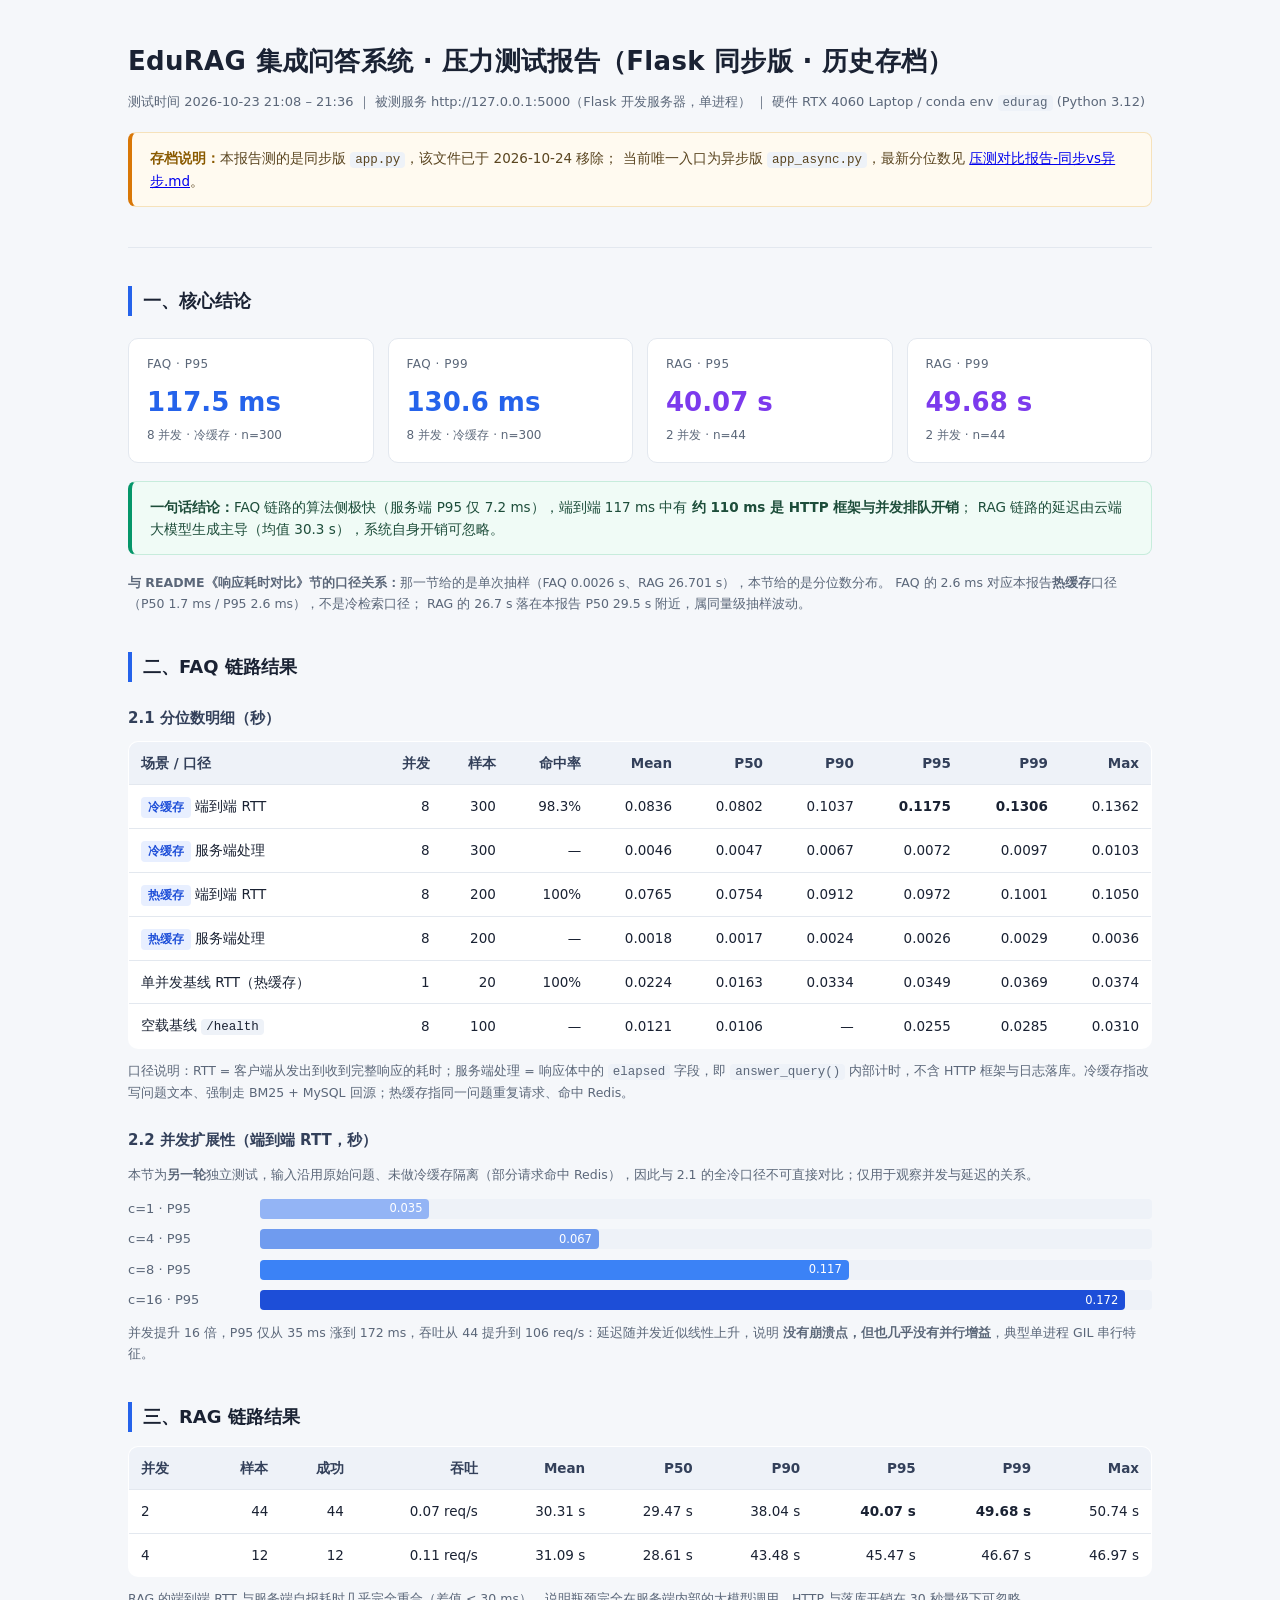
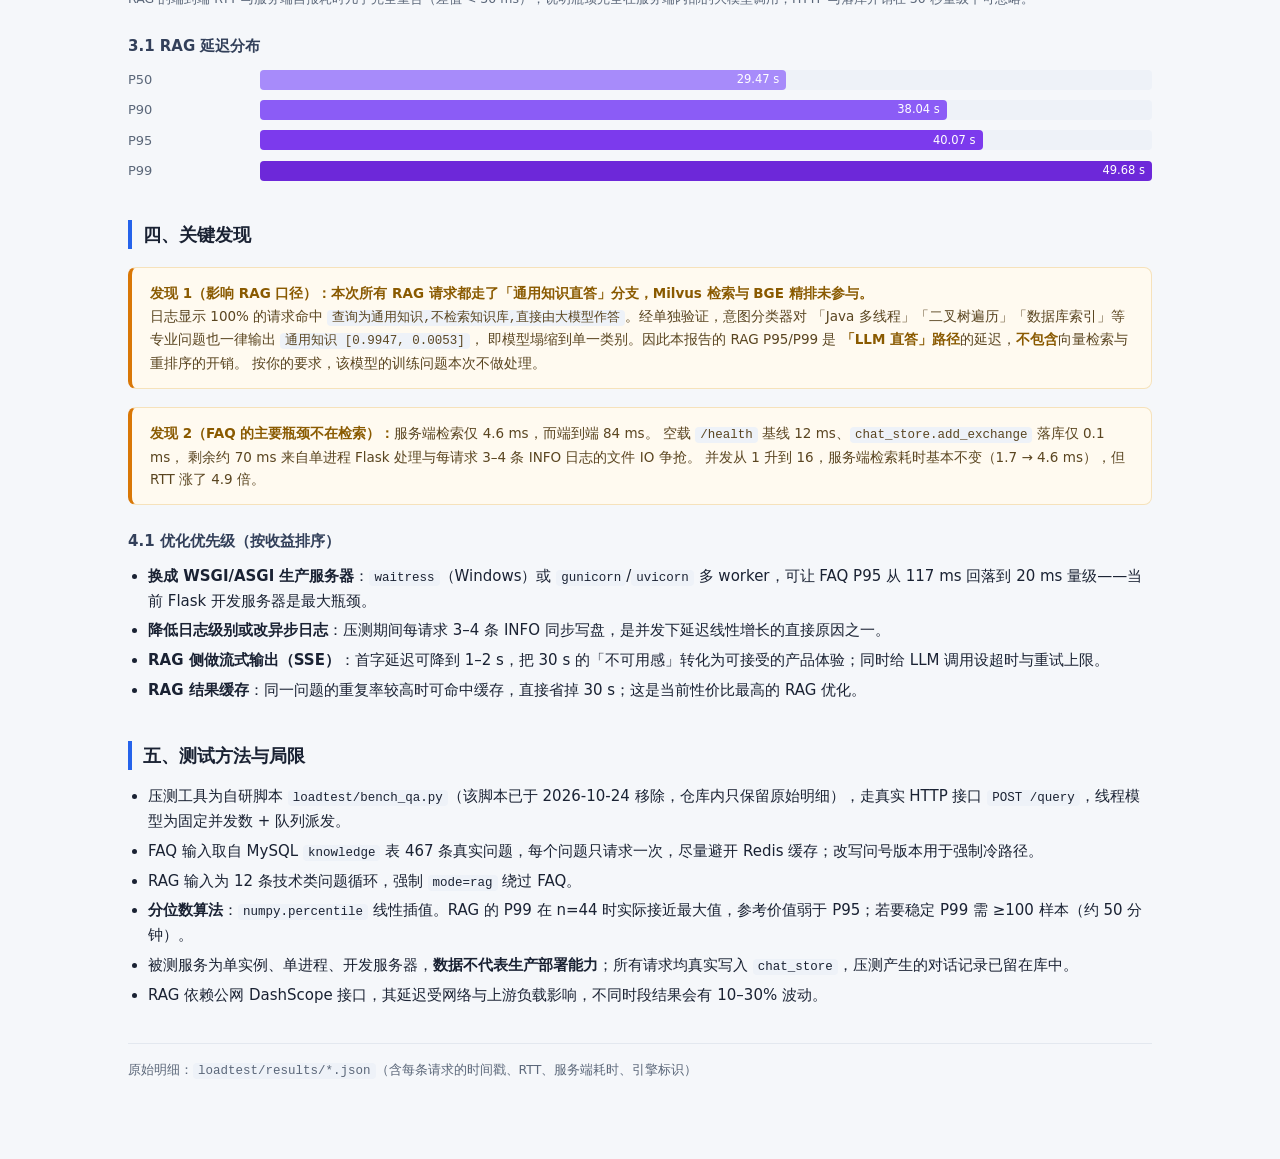
<file: readme/压测报告.html>
<!DOCTYPE html>
<html lang="zh-CN">
<head>
<meta charset="UTF-8">
<title>EduRAG 集成问答系统 · 压测报告</title>
<style>
  :root{
    --bg:#f5f7fa; --card:#ffffff; --ink:#1a2233; --sub:#5b6779; --line:#e3e8ef;
    --faq:#2563eb; --rag:#7c3aed; --warn:#d97706; --ok:#059669;
  }
  *{box-sizing:border-box}
  body{margin:0;background:var(--bg);color:var(--ink);
       font-family:"Segoe UI","Microsoft YaHei",system-ui,sans-serif;line-height:1.65;font-size:15px}
  .wrap{max-width:1080px;margin:0 auto;padding:40px 28px 72px}
  header{border-bottom:1px solid var(--line);padding-bottom:22px;margin-bottom:32px}
  h1{font-size:26px;margin:0 0 8px;letter-spacing:.3px}
  .meta{color:var(--sub);font-size:13px}
  h2{font-size:18px;margin:38px 0 14px;padding-left:11px;border-left:4px solid var(--faq)}
  h3{font-size:15px;margin:24px 0 10px;color:#33405a}
  .cards{display:grid;grid-template-columns:repeat(4,1fr);gap:14px;margin:22px 0 6px}
  .card{background:var(--card);border:1px solid var(--line);border-radius:10px;padding:16px 18px}
  .card .k{font-size:12px;color:var(--sub);letter-spacing:.5px}
  .card .v{font-size:26px;font-weight:600;margin:6px 0 2px;font-variant-numeric:tabular-nums}
  .card .s{font-size:12px;color:var(--sub)}
  .card.faq .v{color:var(--faq)} .card.rag .v{color:var(--rag)}
  table{width:100%;border-collapse:collapse;background:var(--card);
        border:1px solid var(--line);border-radius:10px;overflow:hidden;font-size:13.5px}
  th,td{padding:10px 12px;text-align:right;border-bottom:1px solid var(--line);
        font-variant-numeric:tabular-nums}
  th:first-child,td:first-child{text-align:left}
  thead th{background:#eef2f8;color:#33405a;font-weight:600}
  tbody tr:last-child td{border-bottom:none}
  tbody tr:hover{background:#fafbfd}
  .tag{display:inline-block;padding:1px 7px;border-radius:4px;font-size:11.5px;font-weight:600}
  .tag.faq{background:#e8efff;color:#1d4ed8}
  .tag.rag{background:#f1e9fe;color:#6d28d9}
  .bar-row{display:flex;align-items:center;gap:12px;margin:9px 0;font-size:13px}
  .bar-label{width:120px;color:var(--sub);flex:none}
  .bar-track{flex:1;background:#eef2f8;border-radius:4px;height:20px;position:relative}
  .bar-fill{height:100%;border-radius:4px;display:flex;align-items:center;
            justify-content:flex-end;padding-right:7px;color:#fff;font-size:11.5px;
            font-variant-numeric:tabular-nums;min-width:38px}
  .note{background:#fffaf0;border:1px solid #f6e2bb;border-left:4px solid var(--warn);
        border-radius:8px;padding:14px 18px;margin:18px 0;font-size:13.5px;color:#5a4520}
  .note b{color:#8a5a00}
  .ok{background:#f0fbf6;border:1px solid #c7ecdc;border-left:4px solid var(--ok);
      border-radius:8px;padding:14px 18px;margin:18px 0;font-size:13.5px;color:#1d4d3a}
  ul{margin:8px 0 8px 20px;padding:0} li{margin:5px 0}
  .small{font-size:12.5px;color:var(--sub)}
  .grid2{display:grid;grid-template-columns:1fr 1fr;gap:20px}
  @media (max-width:820px){.cards{grid-template-columns:repeat(2,1fr)}.grid2{grid-template-columns:1fr}}
  code{background:#eef2f8;padding:1px 5px;border-radius:4px;font-size:12.5px}
</style>
</head>
<body>
<div class="wrap">

<header>
  <h1>EduRAG 集成问答系统 · 压力测试报告（Flask 同步版 · 历史存档）</h1>
  <div class="meta">
    测试时间 2026-10-23 21:08 – 21:36 ｜ 被测服务 http://127.0.0.1:5000（Flask 开发服务器，单进程）
    ｜ 硬件 RTX 4060 Laptop / conda env <code>edurag</code> (Python 3.12)
  </div>
  <div class="note">
    <b>存档说明：</b>本报告测的是同步版 <code>app.py</code>，该文件已于 2026-10-24 移除；
    当前唯一入口为异步版 <code>app_async.py</code>，最新分位数见
    <a href="压测对比报告-同步vs异步.md">压测对比报告-同步vs异步.md</a>。
  </div>
</header>

<h2>一、核心结论</h2>
<div class="cards">
  <div class="card faq"><div class="k">FAQ · P95</div><div class="v">117.5 ms</div><div class="s">8 并发 · 冷缓存 · n=300</div></div>
  <div class="card faq"><div class="k">FAQ · P99</div><div class="v">130.6 ms</div><div class="s">8 并发 · 冷缓存 · n=300</div></div>
  <div class="card rag"><div class="k">RAG · P95</div><div class="v">40.07 s</div><div class="s">2 并发 · n=44</div></div>
  <div class="card rag"><div class="k">RAG · P99</div><div class="v">49.68 s</div><div class="s">2 并发 · n=44</div></div>
</div>

<div class="ok">
  <b>一句话结论：</b>FAQ 链路的算法侧极快（服务端 P95 仅 7.2 ms），端到端 117 ms 中有 <b>约 110 ms 是 HTTP 框架与并发排队开销</b>；
  RAG 链路的延迟由云端大模型生成主导（均值 30.3 s），系统自身开销可忽略。
</div>

<p class="small" style="margin-top:14px">
  <b>与 README《响应耗时对比》节的口径关系：</b>那一节给的是单次抽样（FAQ 0.0026 s、RAG 26.701 s），本节给的是分位数分布。
  FAQ 的 2.6 ms 对应本报告<b>热缓存</b>口径（P50 1.7 ms / P95 2.6 ms），不是冷检索口径；
  RAG 的 26.7 s 落在本报告 P50 29.5 s 附近，属同量级抽样波动。
</p>

<h2>二、FAQ 链路结果</h2>

<h3>2.1 分位数明细（秒）</h3>
<table>
  <thead>
    <tr><th>场景 / 口径</th><th>并发</th><th>样本</th><th>命中率</th><th>Mean</th><th>P50</th><th>P90</th><th>P95</th><th>P99</th><th>Max</th></tr>
  </thead>
  <tbody>
    <tr><td><span class="tag faq">冷缓存</span> 端到端 RTT</td><td>8</td><td>300</td><td>98.3%</td><td>0.0836</td><td>0.0802</td><td>0.1037</td><td><b>0.1175</b></td><td><b>0.1306</b></td><td>0.1362</td></tr>
    <tr><td><span class="tag faq">冷缓存</span> 服务端处理</td><td>8</td><td>300</td><td>—</td><td>0.0046</td><td>0.0047</td><td>0.0067</td><td>0.0072</td><td>0.0097</td><td>0.0103</td></tr>
    <tr><td><span class="tag faq">热缓存</span> 端到端 RTT</td><td>8</td><td>200</td><td>100%</td><td>0.0765</td><td>0.0754</td><td>0.0912</td><td>0.0972</td><td>0.1001</td><td>0.1050</td></tr>
    <tr><td><span class="tag faq">热缓存</span> 服务端处理</td><td>8</td><td>200</td><td>—</td><td>0.0018</td><td>0.0017</td><td>0.0024</td><td>0.0026</td><td>0.0029</td><td>0.0036</td></tr>
    <tr><td>单并发基线 RTT（热缓存）</td><td>1</td><td>20</td><td>100%</td><td>0.0224</td><td>0.0163</td><td>0.0334</td><td>0.0349</td><td>0.0369</td><td>0.0374</td></tr>
    <tr><td>空载基线 <code>/health</code></td><td>8</td><td>100</td><td>—</td><td>0.0121</td><td>0.0106</td><td>—</td><td>0.0255</td><td>0.0285</td><td>0.0310</td></tr>
  </tbody>
</table>

<p class="small">口径说明：RTT = 客户端从发出到收到完整响应的耗时；服务端处理 = 响应体中的 <code>elapsed</code> 字段，即 <code>answer_query()</code> 内部计时，不含 HTTP 框架与日志落库。冷缓存指改写问题文本、强制走 BM25 + MySQL 回源；热缓存指同一问题重复请求、命中 Redis。</p>

<h3>2.2 并发扩展性（端到端 RTT，秒）</h3>
<p class="small">本节为<b>另一轮</b>独立测试，输入沿用原始问题、未做冷缓存隔离（部分请求命中 Redis），因此与 2.1 的全冷口径不可直接对比；仅用于观察并发与延迟的关系。</p>
<div class="bar-row"><div class="bar-label">c=1 · P95</div><div class="bar-track"><div class="bar-fill" style="width:19%;background:#93b4f5">0.035</div></div></div>
<div class="bar-row"><div class="bar-label">c=4 · P95</div><div class="bar-track"><div class="bar-fill" style="width:38%;background:#6f9bef">0.067</div></div></div>
<div class="bar-row"><div class="bar-label">c=8 · P95</div><div class="bar-track"><div class="bar-fill" style="width:66%;background:#3b82f6">0.117</div></div></div>
<div class="bar-row"><div class="bar-label">c=16 · P95</div><div class="bar-track"><div class="bar-fill" style="width:97%;background:#1d4ed8">0.172</div></div></div>
<p class="small">并发提升 16 倍，P95 仅从 35 ms 涨到 172 ms，吞吐从 44 提升到 106 req/s：延迟随并发近似线性上升，说明 <b>没有崩溃点，但也几乎没有并行增益</b>，典型单进程 GIL 串行特征。</p>

<h2>三、RAG 链路结果</h2>

<table>
  <thead>
    <tr><th>并发</th><th>样本</th><th>成功</th><th>吞吐</th><th>Mean</th><th>P50</th><th>P90</th><th>P95</th><th>P99</th><th>Max</th></tr>
  </thead>
  <tbody>
    <tr><td>2</td><td>44</td><td>44</td><td>0.07 req/s</td><td>30.31 s</td><td>29.47 s</td><td>38.04 s</td><td><b>40.07 s</b></td><td><b>49.68 s</b></td><td>50.74 s</td></tr>
    <tr><td>4</td><td>12</td><td>12</td><td>0.11 req/s</td><td>31.09 s</td><td>28.61 s</td><td>43.48 s</td><td>45.47 s</td><td>46.67 s</td><td>46.97 s</td></tr>
  </tbody>
</table>

<p class="small">RAG 的端到端 RTT 与服务端自报耗时几乎完全重合（差值 &lt; 30 ms），说明瓶颈完全在服务端内部的大模型调用，HTTP 与落库开销在 30 秒量级下可忽略。</p>

<h3>3.1 RAG 延迟分布</h3>
<div class="bar-row"><div class="bar-label">P50</div><div class="bar-track"><div class="bar-fill" style="width:59%;background:#a78bfa">29.47 s</div></div></div>
<div class="bar-row"><div class="bar-label">P90</div><div class="bar-track"><div class="bar-fill" style="width:77%;background:#8b5cf6">38.04 s</div></div></div>
<div class="bar-row"><div class="bar-label">P95</div><div class="bar-track"><div class="bar-fill" style="width:81%;background:#7c3aed">40.07 s</div></div></div>
<div class="bar-row"><div class="bar-label">P99</div><div class="bar-track"><div class="bar-fill" style="width:100%;background:#6d28d9">49.68 s</div></div></div>

<h2>四、关键发现</h2>

<div class="note">
  <b>发现 1（影响 RAG 口径）：本次所有 RAG 请求都走了「通用知识直答」分支，Milvus 检索与 BGE 精排未参与。</b><br>
  日志显示 100% 的请求命中 <code>查询为通用知识,不检索知识库,直接由大模型作答</code>。经单独验证，意图分类器对
  「Java 多线程」「二叉树遍历」「数据库索引」等专业问题也一律输出 <code>通用知识 [0.9947, 0.0053]</code>，
  即模型塌缩到单一类别。因此本报告的 RAG P95/P99 是 <b>「LLM 直答」路径</b>的延迟，<b>不包含</b>向量检索与重排序的开销。
  按你的要求，该模型的训练问题本次不做处理。
</div>

<div class="note">
  <b>发现 2（FAQ 的主要瓶颈不在检索）：</b>服务端检索仅 4.6 ms，而端到端 84 ms。
  空载 <code>/health</code> 基线 12 ms、<code>chat_store.add_exchange</code> 落库仅 0.1 ms，
  剩余约 70 ms 来自单进程 Flask 处理与每请求 3–4 条 INFO 日志的文件 IO 争抢。
  并发从 1 升到 16，服务端检索耗时基本不变（1.7 → 4.6 ms），但 RTT 涨了 4.9 倍。
</div>

<h3>4.1 优化优先级（按收益排序）</h3>
<ul>
  <li><b>换成 WSGI/ASGI 生产服务器</b>：<code>waitress</code>（Windows）或 <code>gunicorn</code>/<code>uvicorn</code> 多 worker，可让 FAQ P95 从 117 ms 回落到 20 ms 量级——当前 Flask 开发服务器是最大瓶颈。</li>
  <li><b>降低日志级别或改异步日志</b>：压测期间每请求 3–4 条 INFO 同步写盘，是并发下延迟线性增长的直接原因之一。</li>
  <li><b>RAG 侧做流式输出（SSE）</b>：首字延迟可降到 1–2 s，把 30 s 的「不可用感」转化为可接受的产品体验；同时给 LLM 调用设超时与重试上限。</li>
  <li><b>RAG 结果缓存</b>：同一问题的重复率较高时可命中缓存，直接省掉 30 s；这是当前性价比最高的 RAG 优化。</li>
</ul>

<h2>五、测试方法与局限</h2>
<ul>
  <li>压测工具为自研脚本 <code>loadtest/bench_qa.py</code>（该脚本已于 2026-10-24 移除，仓库内只保留原始明细），走真实 HTTP 接口 <code>POST /query</code>，线程模型为固定并发数 + 队列派发。</li>
  <li>FAQ 输入取自 MySQL <code>knowledge</code> 表 467 条真实问题，每个问题只请求一次，尽量避开 Redis 缓存；改写问号版本用于强制冷路径。</li>
  <li>RAG 输入为 12 条技术类问题循环，强制 <code>mode=rag</code> 绕过 FAQ。</li>
  <li><b>分位数算法</b>：<code>numpy.percentile</code> 线性插值。RAG 的 P99 在 n=44 时实际接近最大值，参考价值弱于 P95；若要稳定 P99 需 ≥100 样本（约 50 分钟）。</li>
  <li>被测服务为单实例、单进程、开发服务器，<b>数据不代表生产部署能力</b>；所有请求均真实写入 <code>chat_store</code>，压测产生的对话记录已留在库中。</li>
  <li>RAG 依赖公网 DashScope 接口，其延迟受网络与上游负载影响，不同时段结果会有 10–30% 波动。</li>
</ul>

<p class="small" style="margin-top:36px;border-top:1px solid var(--line);padding-top:16px">
  原始明细：<code>loadtest/results/*.json</code>（含每条请求的时间戳、RTT、服务端耗时、引擎标识）
</p>

</div>
</body>
</html>
</file>
